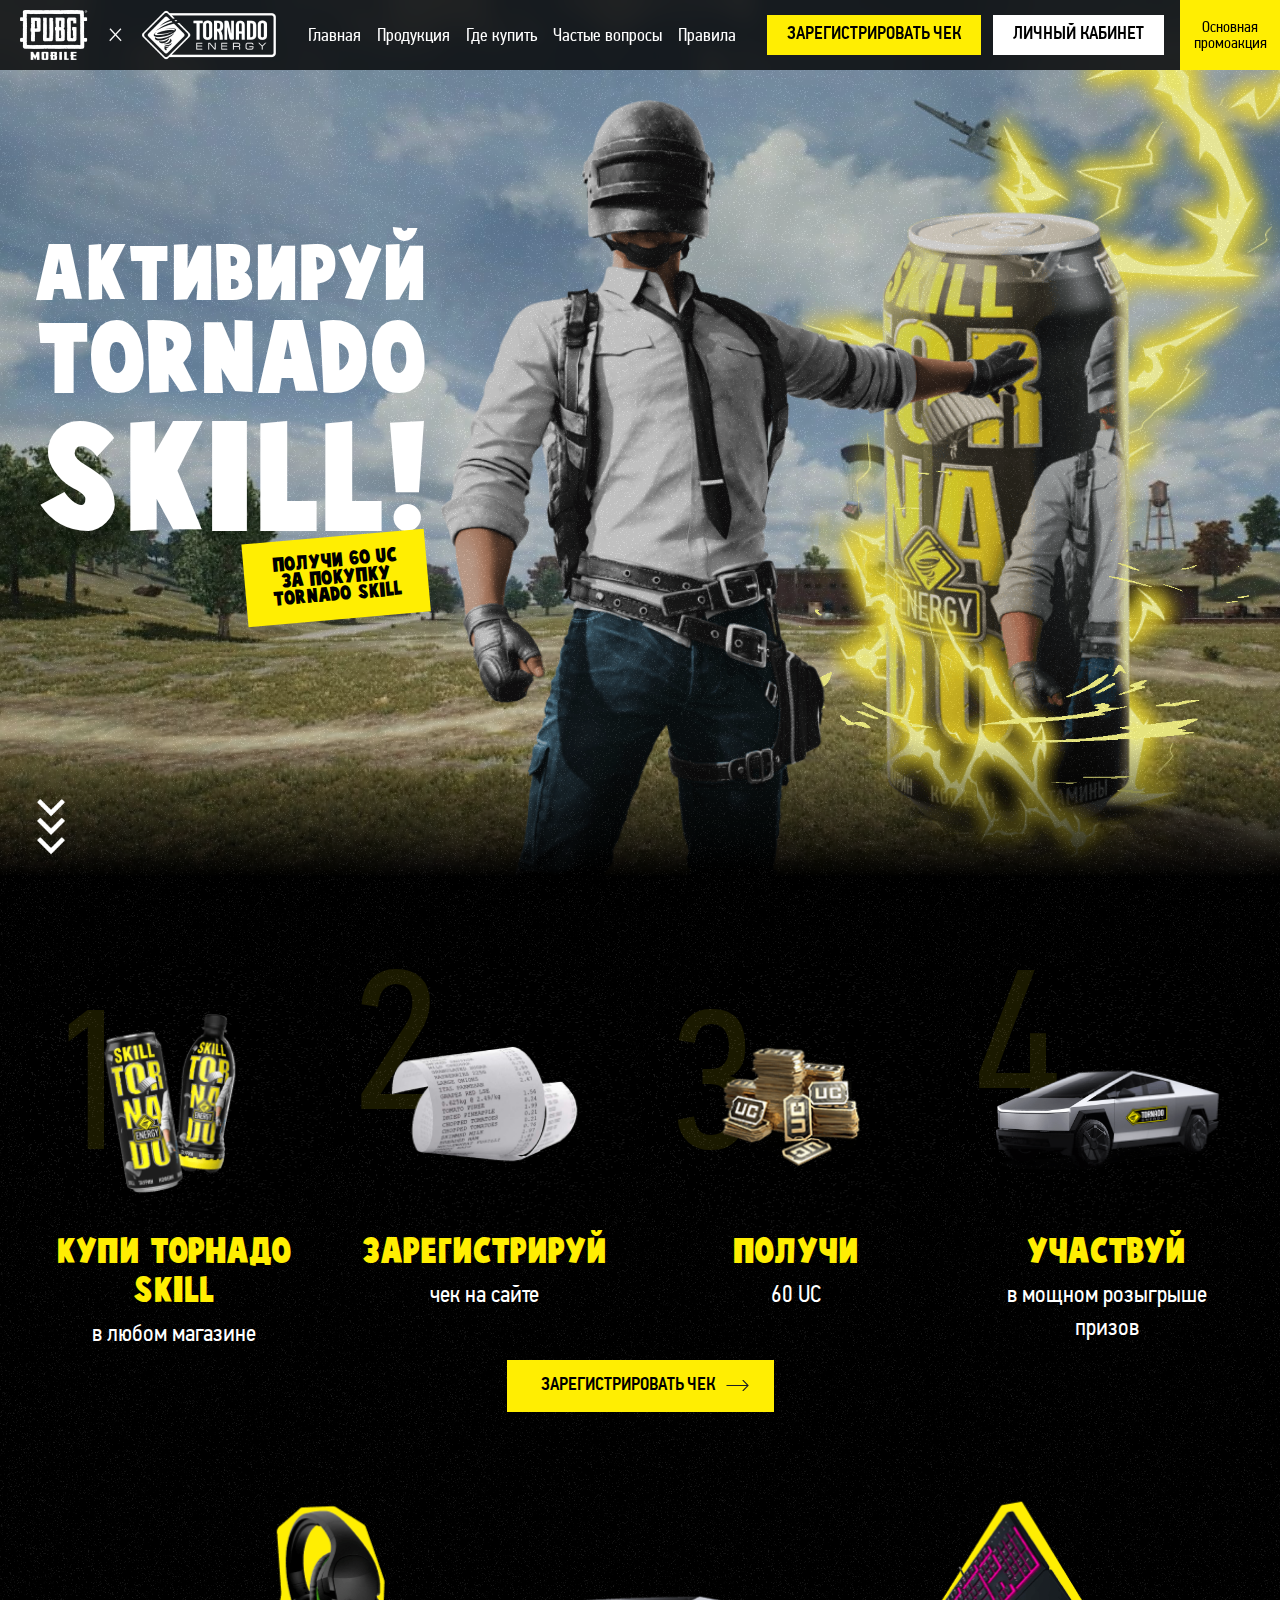
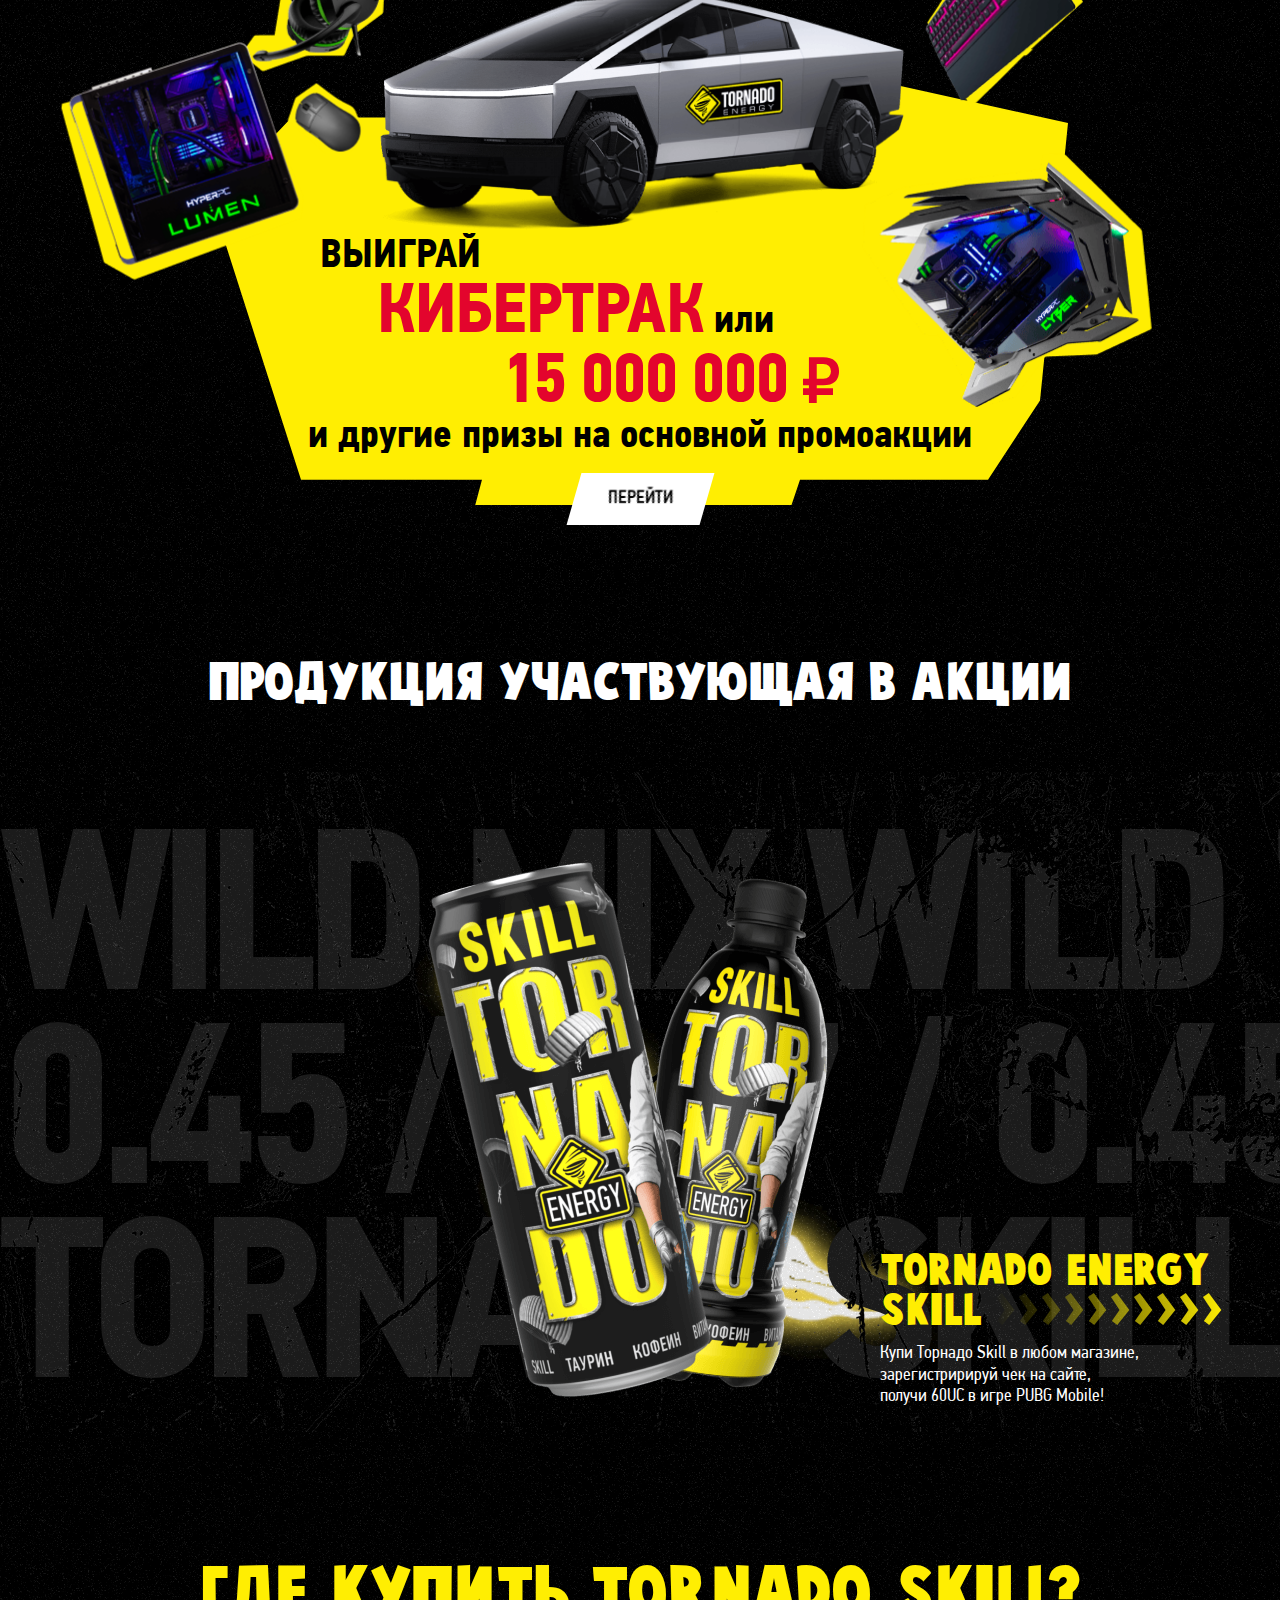
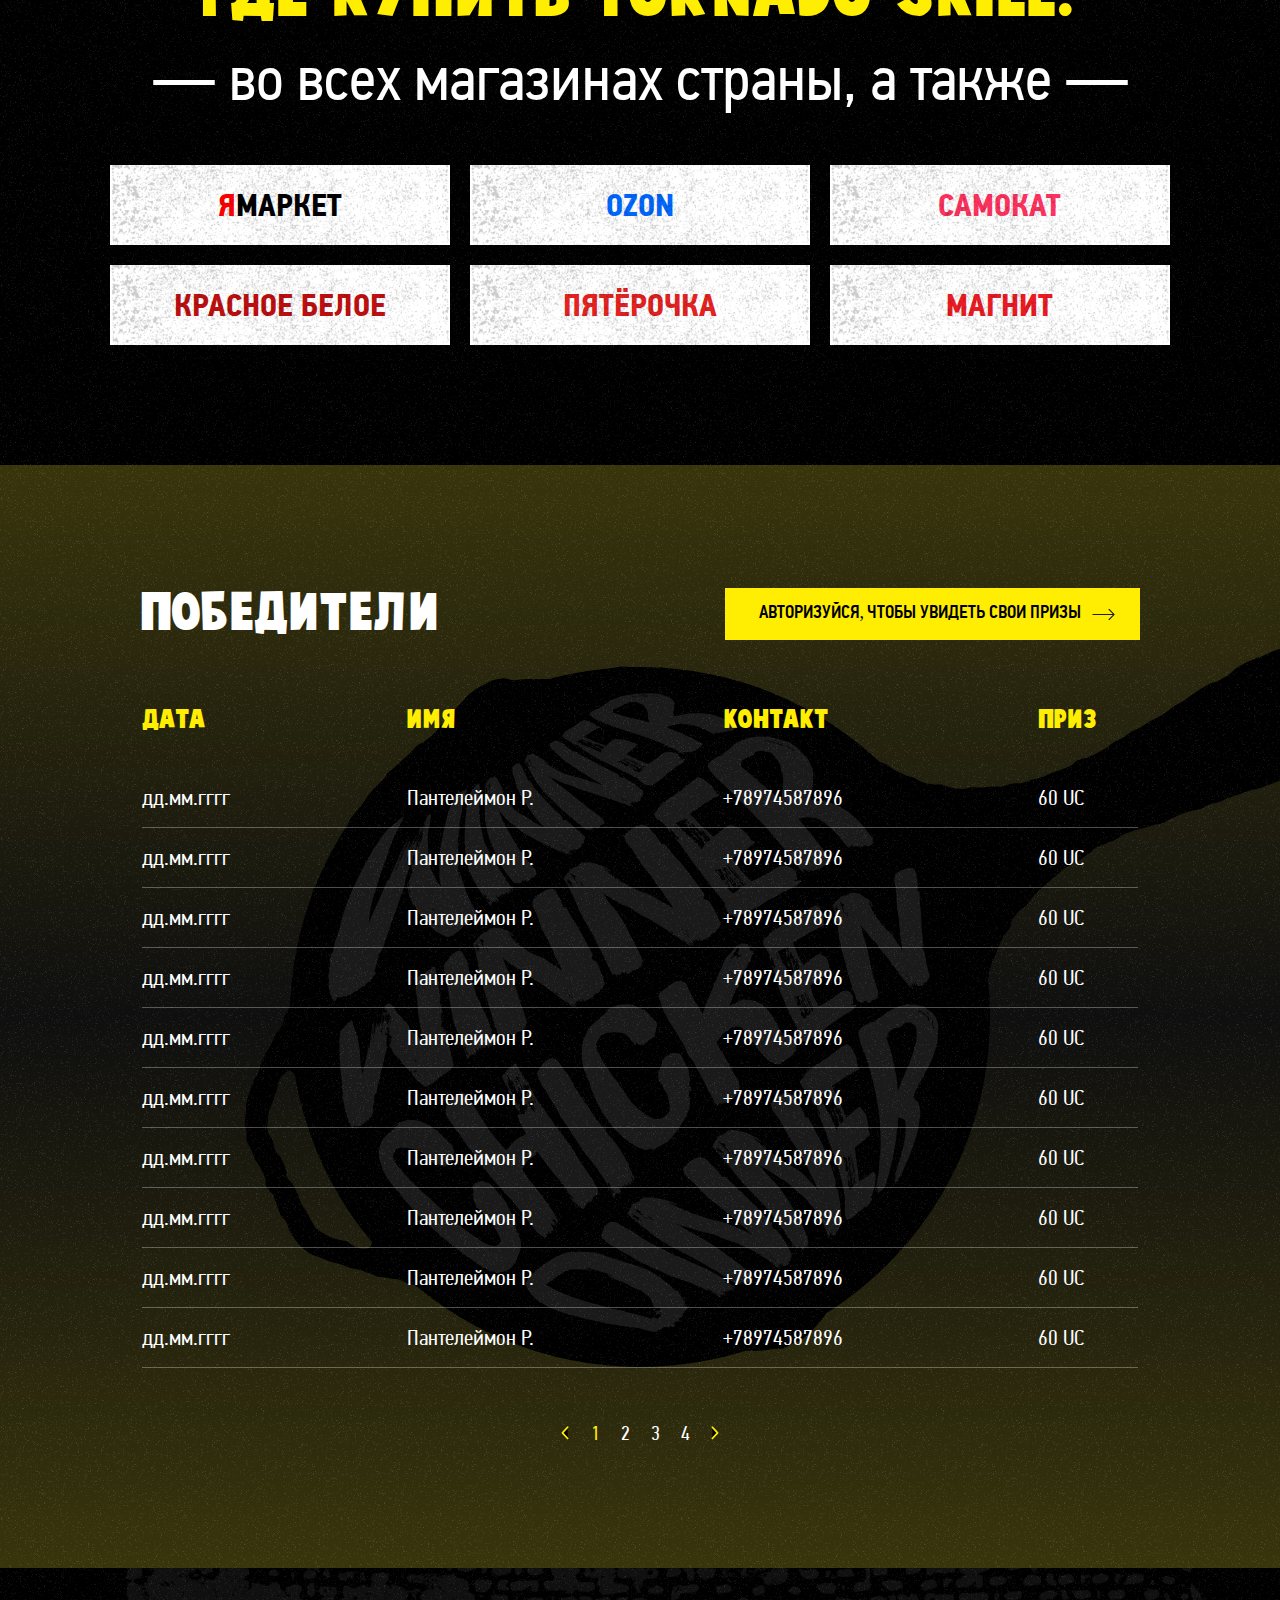
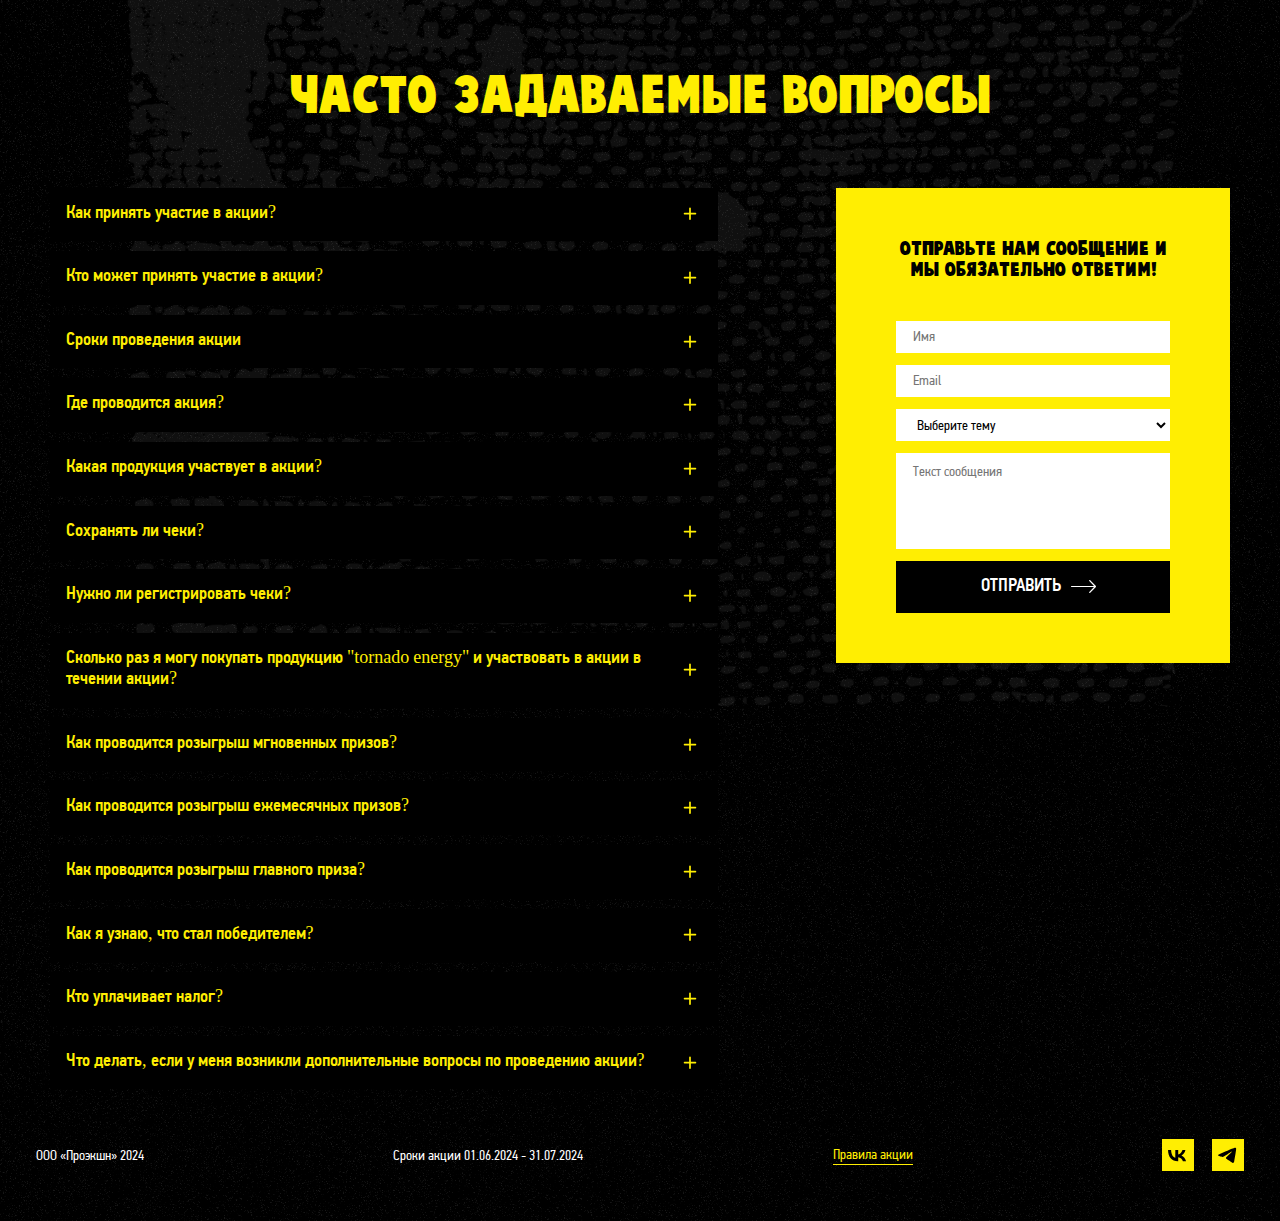
<file: index.html>
<!DOCTYPE html>
<html lang="ru">
  <head>
    <meta charset="UTF-8" />
    <meta http-equiv="X-UA-Compatible" content="IE=edge" />
    <meta name="viewport" content="width=device-width, initial-scale=1.0" />
    <meta name="description" content="Выиграй Кибертрак или 15 000 000 рублей!" />
    <meta name="theme-color" content="#000000" />
    <link rel="shortcut icon" href="./assets/img/favicon.ico" type="image/x-icon" />
    <link rel="apple-touch-icon" href="./assets/img/icons/apple-touch-icon.png" />
    <link rel="apple-touch-icon" sizes="57x57" href="./assets/img/icons/apple-touch-icon-57x57.png" />
    <link rel="apple-touch-icon" sizes="72x72" href="./assets/img/icons/apple-touch-icon-72x72.png" />
    <link rel="apple-touch-icon" sizes="76x76" href="./assets/img/icons/apple-touch-icon-76x76.png" />
    <link rel="apple-touch-icon" sizes="114x114" href="./assets/img/icons/apple-touch-icon-114x114.png" />
    <link rel="apple-touch-icon" sizes="120x120" href="./assets/img/icons/apple-touch-icon-120x120.png" />
    <link rel="apple-touch-icon" sizes="144x144" href="./assets/img/icons/apple-touch-icon-144x144.png" />
    <link rel="apple-touch-icon" sizes="152x152" href="./assets/img/icons/apple-touch-icon-152x152.png" />
    <link rel="apple-touch-icon" sizes="180x180" href="./assets/img/icons/apple-touch-icon-180x180.png" />
    <link rel="stylesheet" href="./assets/css/styles.min.css" />
    <title>Tornado Energy</title>
  </head>
  <body class="body">
    <!-- Header -->
    <header class="header">
      <div class="section-container">
        <!--Logo-->
        <div class="logo">
          <a href="https://www.pubgmobile.com/en-US/home.shtml" target="_blank">
            <img
              height="50"
              srcset="./assets/img/pugb.png 1x, ./assets/img/pugb@2x.png 2x"
              src="./assets/img/pugb.png"
              alt="Tornado Energy"
              class="bg"
            />
          </a>
          <svg width="14" height="14"><use href="./assets/img/icons.svg#close"></use></svg>
          <a href="https://promo.tornadoenergy.me/" target="_blank">
            <img
              height="50"
              srcset="./assets/img/logo.png 1x, ./assets/img/logo@2x.png 2x"
              src="./assets/img/logo.png"
              alt="Tornado Energy"
              class="bg"
            />
          </a>
        </div>
        <!--Navigation-->
        <nav class="navigation">
          <menu class="menu">
            <li><a href="#" data-scrollto="section--hero">Главная</a></li>
            <li><a href="#" data-scrollto="section--products">Продукция</a></li>
            <li><a href="#" data-scrollto="section--shops">Где купить</a></li>
            <li><a href="#" data-scrollto="section--faq">Частые вопросы</a></li>
            <li><a href="https://promo.tornadoenergy.me/rules.pdf?v=1" target="_blank">Правила</a></li>
          </menu>
        </nav>
        <!--Header buttons-->
        <div class="buttonWrapper">
          <a href="#" class="button button--yellow" data-scrollto="section--steps">
            <span>Зарегистрировать чек</span>
          </a>
          <a href="#" class="button"><span>Личный кабинет</span></a>
          <a href="#" class="header-btn" data-scrollto="section--promo">Основная промоакция</a>
        </div>
      </div>
    </header>

    <main class="main">
      <!-- Section Hero -->
      <section class="section section--hero">
        <div class="section-background">
          <picture class="bg">
            <source srcset="./assets/img/hero/bg_mobil.jpg" media="(max-width: 767px)" />
            <source srcset="./assets/img/hero/bg.jpg 1x, ./assets/img/hero/bg@2x.jpg 2x" />
            <img src="./assets/img/hero/bg.jpg" alt="Tornado Energy" />
          </picture>
          <div class="tornado">
            <picture>
              <source srcset="./assets/img/hero/can_mobil.png" media="(max-width: 1279px)" />
              <source srcset="./assets/img/hero/can.png 1x, ./assets/img/hero/can@2x.png 2x" />
              <img src="./assets/img/hero/can.png" alt="Tornado Energy" class="can" />
            </picture>
            <img src="./assets/img/hero/hero.gif" alt="Tornado Energy" class="animation" />
          </div>
          <picture class="man">
            <source srcset="./assets/img/hero/man_mobil.png" media="(max-width: 767px)" />
            <source srcset="./assets/img/hero/man.png 1x, ./assets/img/hero/man@2x.png 2x" />
            <img src="./assets/img/hero/man.png" alt="Tornado Energy" />
          </picture>
          <!-- <img
            srcset="./assets/img/hero/man.png 1x, ./assets/img/hero/man@2x.png 2x"
            src="./assets/img/hero/man.png"
            alt="Tornado Energy"
            class="man"
          /> -->
        </div>
        <div class="section-container">
          <div class="titleWrapper">
            <h1 class="title title--h1">
              Активируй <span class="tornado">tornado</span> <span class="skills">skill!</span>
            </h1>
            <p class="hero-subtitle">Получи 60 UC за покупку TORNADO SKILL</p>
          </div>
          <a href="#" data-scrollto="section--steps" class="scrolldown">
            <img src="./assets/img/hero/arrows.gif" alt="Tornado Energy" class="man" />
          </a>
        </div>
      </section>

      <!-- Section Steps -->
      <section class="section section--steps noise">
        <div class="section-container">
          <ul class="steps">
            <!--step 1-->
            <li>
              <div class="effect">
                <img src="./assets/img/steps/step1.gif" alt="Tornado Energy" />
              </div>
              <div class="step-image">
                <img
                  srcset="./assets/img/steps/1.png 1x, ./assets/img/steps/1@2x.png 2x"
                  src="./assets/img/steps/1.png"
                  alt="Tornado Energy"
                />
              </div>
              <h2 class="title title--h3">Купи Торнадо SKILL</h2>
              <p class="subtitle">в любом магазине</p>
            </li>
            <!--step 2-->
            <li>
              <div class="effect"><img src="./assets/img/steps/step2.gif" alt="Tornado Energy" /></div>
              <div class="step-image">
                <img
                  srcset="./assets/img/steps/2.png 1x, ./assets/img/steps/2@2x.png 2x"
                  src="./assets/img/steps/2.png"
                  alt="Tornado Energy"
                />
              </div>
              <h2 class="title title--h3">Зарегистрируй</h2>
              <p class="subtitle">чек на сайте</p>
            </li>
            <!--step 3-->
            <li>
              <div class="effect"><img src="./assets/img/steps/step1.gif" alt="Tornado Energy" /></div>
              <div class="step-image">
                <img
                  srcset="./assets/img/steps/3.png 1x, ./assets/img/steps/3@2x.png 2x"
                  src="./assets/img/steps/3.png"
                  alt="Tornado Energy"
                />
              </div>
              <h2 class="title title--h3">Получи</h2>
              <p class="subtitle">60 UC</p>
            </li>
            <!--step 4-->
            <li>
              <div class="effect"><img src="./assets/img/steps/step2.gif" alt="Tornado Energy" /></div>
              <div class="step-image">
                <div class="truck">
                  <img
                    srcset="./assets/img/steps/4.png 1x, ./assets/img/steps/4@2x.png 2x"
                    src="./assets/img/steps/4.png"
                    alt="Tornado Energy"
                  />
                </div>
              </div>
              <h2 class="title title--h3">Участвуй</h2>
              <p class="subtitle">в мощном розыгрыше призов</p>
            </li>
          </ul>
          <div class="buttonWrapper">
            <a href="#" class="button button--yellow arrow">
              <span>Зарегистрировать чек</span>
            </a>
          </div>
        </div>
      </section>

      <!-- Section promo -->
      <section class="section section--promo noise">
        <div class="section-container">
          <div class="promo">
            <!--Background-->
            <svg
              class="promoBg"
              viewBox="0 0 856 415"
              fill="none"
              xmlns="http://www.w3.org/2000/svg"
              preserveAspectRatio="none"
            >
              <path
                d="M552.5 84.517H269.977L235 35.7572H79.5L0 118.107L89 390.346H269.977L263.253 415H579.5L588 390.346H776L828 312.604L856 41.1749L666 0L552.5 84.517Z"
                fill="#FFEE02"
              />
            </svg>

            <!--Images-->
            <img
              srcset="./assets/img/promo/1.png 1x, ./assets/img/promo/1@2x.png 2x"
              src="./assets/img/promo/1.png"
              alt="Tornado Energy"
              class="promo-image left top"
            />
            <img
              srcset="./assets/img/promo/2.png 1x, ./assets/img/promo/2@2x.png 2x"
              src="./assets/img/promo/2.png"
              alt="Tornado Energy"
              class="promo-image left middle"
            />
            <img
              srcset="./assets/img/promo/3.png 1x, ./assets/img/promo/3@2x.png 2x"
              src="./assets/img/promo/3.png"
              alt="Tornado Energy"
              class="promo-image left bottom"
            />
            <img
              srcset="./assets/img/promo/4.png 1x, ./assets/img/promo/4@2x.png 2x"
              src="./assets/img/promo/4.png"
              alt="Tornado Energy"
              class="promo-image right top"
            />
            <img
              srcset="./assets/img/promo/5.png 1x, ./assets/img/promo/5@2x.png 2x"
              src="./assets/img/promo/5.png"
              alt="Tornado Energy"
              class="promo-image right bottom"
            />
            <div class="truckWrapper">
              <div class="truck">
                <img src="./assets/img/promo/truck.png" alt="Tornado Energy" />
              </div>
            </div>

            <!--Text-->
            <div class="promo-title">
              <p>ВЫИГРАЙ</p>
              <p><span class="accent">КИБЕРТРАК</span> <span class="or">или</span></p>
              <p class="accent accent--spacing">15 000 000 <span class="rub">&#8381;</span></p>
              <p>и другие призы на основной промоакции</p>
            </div>

            <!--Button-->
            <div class="buttonWrapper">
              <a href="#" class="button slope"><span>Перейти</span></a>
            </div>
          </div>
        </div>
      </section>

      <!--Section--products-->
      <section class="section section--products noise">
        <div class="titleWrapper ta--c">
          <h2 class="title title--h2">Продукция участвующая в акции</h2>
        </div>
        <div class="products">
          <div class="section-background">
            <img src="./assets/img/products/products.gif" alt="Tornado Energy" class="animation" />
            <div class="products-bg-text">
              <div class="runText" data-runtext="left">
                <div class="runText__inner">wild&nbsp;mix&nbsp;</div>
              </div>
              <div class="runText" data-runtext="right">
                <div class="runText__inner">0.45&nbsp;/&nbsp;0.47&nbsp;/&nbsp;</div>
              </div>
              <div class="runText" data-runtext="left">
                <div class="runText__inner">tornado&nbsp;SKILL&nbsp;</div>
              </div>
            </div>
            <img src="./assets/img/products/crack.png" alt="Tornado Energy" class="crack" />
          </div>
          <div class="section-container">
            <div class="products-images">
              <img
                srcset="./assets/img/products/product1.png 1x, ./assets/img/products/product1@2x.png 2x"
                src="./assets/img/products/product1.png"
                alt="Tornado Energy"
              />
              <img
                srcset="./assets/img/products/product2.png 1x, ./assets/img/products/product2@2x.png 2x"
                src="./assets/img/products/product2.png"
                alt="Tornado Energy"
              />
            </div>
            <div class="titleWrapper">
              <h3 class="title title--h4">
                Tornado Energy SKILL <span class="cool-gradient">>>>>>>>>>></span>
              </h3>
              <p class="subtitle">
                Купи Торнадо Skill в любом магазине, зарегистририруй чек на сайте, получи 60UC в игре PUBG
                Mobile!
              </p>
            </div>
          </div>
        </div>
      </section>

      <!--Section--shops-->
      <section class="section section--shops noise">
        <div class="section-container">
          <div class="titleWrapper ta--c">
            <h2 class="title title--shops">Где купить TORNADO SKILL?</h2>
            <p class="subtitle"><span>—</span> во всех магазинах страны, а также <span>—</span></p>
          </div>
          <ul class="shops">
            <li>
              <a
                href="https://market.yandex.ru/showcaptcha?mt=[base64]&retpath=[base64]%2C%2C_c5c067b66c75cec29bd0c1b663a53ea7&t=2/1716495500/3c34b61eb271cfac4cd2acf02f1e9147&u=d196d51-d25926f0-eb1317cc-d646e52c&s=f7f581543004a6fa191231b50b52860a"
                class="schop-link yamarket"
              >
                <span>Я</span>маркет
              </a>
            </li>
            <li>
              <a
                href="https://www.ozon.ru/category/energeticheskie-napitki-9473/?category_was_predicted=true&deny_category_prediction=true&from_global=true&text=tornado+energy"
                target="_blank"
                class="schop-link ozone"
              >
                OZON
              </a>
            </li>
            <li>
              <a
                href="https://samokat.ru/product/ca00c99a-964a-11ec-b0fc-08c0eb31fffb"
                target="_blank"
                class="schop-link samokat"
                >Самокат</a
              >
            </li>
            <li>
              <a
                href="https://krasnoeibeloe.ru/catalog/energetiki_kokteyli/energeticheskie_napitki/"
                target="_blank"
                class="schop-link red_white"
                >Красное белое</a
              >
            </li>
            <li>
              <a href="https://dostavka.5ka.ru/" target="_blank" class="schop-link peterochka">Пятёрочка</a>
            </li>
            <li>
              <a
                href="https://magnit.ru/search/?term=tornado+energy"
                target="_blank"
                class="schop-link magnit"
                >Магнит</a
              >
            </li>
          </ul>
        </div>
      </section>

      <!--Section--winners-->
      <section class="section section--winners">
        <div class="section-background">
          <img src="./assets/img/svg/winnersBg.svg" alt="Tornado Energy" class="svg" />
          <img src="./assets/img/winners/winners.gif" alt="Tornado Energy" class="animation" />
          <img src="./assets/img/svg/winnersBgText.svg" alt="Tornado Energy" class="svg" />
        </div>
        <div class="section-container">
          <div class="titleWrapper ta--space">
            <h2 class="title title--h2">Победители</h2>
            <a href="#" class="button button--yellow arrow">
              <span>Авторизуйся, чтобы увидеть свои призы</span>
            </a>
          </div>
          <!--Winners-->
          <table class="winnersTable">
            <thead>
              <tr>
                <th>Дата</th>
                <th>Имя</th>
                <th>Контакт</th>
                <th>Приз</th>
              </tr>
            </thead>
            <tbody>
              <tr>
                <td>дд.мм.гггг</td>
                <td>Пантелеймон Р.</td>
                <td>+78974587896</td>
                <td>60 UC</td>
              </tr>
              <tr>
                <td>дд.мм.гггг</td>
                <td>Пантелеймон Р.</td>
                <td>+78974587896</td>
                <td>60 UC</td>
              </tr>
              <tr>
                <td>дд.мм.гггг</td>
                <td>Пантелеймон Р.</td>
                <td>+78974587896</td>
                <td>60 UC</td>
              </tr>
              <tr>
                <td>дд.мм.гггг</td>
                <td>Пантелеймон Р.</td>
                <td>+78974587896</td>
                <td>60 UC</td>
              </tr>
              <tr>
                <td>дд.мм.гггг</td>
                <td>Пантелеймон Р.</td>
                <td>+78974587896</td>
                <td>60 UC</td>
              </tr>
              <tr>
                <td>дд.мм.гггг</td>
                <td>Пантелеймон Р.</td>
                <td>+78974587896</td>
                <td>60 UC</td>
              </tr>
              <tr>
                <td>дд.мм.гггг</td>
                <td>Пантелеймон Р.</td>
                <td>+78974587896</td>
                <td>60 UC</td>
              </tr>
              <tr>
                <td>дд.мм.гггг</td>
                <td>Пантелеймон Р.</td>
                <td>+78974587896</td>
                <td>60 UC</td>
              </tr>
              <tr>
                <td>дд.мм.гггг</td>
                <td>Пантелеймон Р.</td>
                <td>+78974587896</td>
                <td>60 UC</td>
              </tr>
              <tr>
                <td>дд.мм.гггг</td>
                <td>Пантелеймон Р.</td>
                <td>+78974587896</td>
                <td>60 UC</td>
              </tr>
            </tbody>
          </table>

          <!--winners pagination-->
          <div class="pagination">
            <a href="#" class="pagination-btn left" aria-label="left pagination">
              <svg width="14" height="14"><use href="./assets/img/icons.svg#arr-left"></use></svg>
            </a>
            <a href="#" class="pagination-btn active">1</a>
            <a href="#" class="pagination-btn">2</a>
            <a href="#" class="pagination-btn">3</a>
            <a href="#" class="pagination-btn">4</a>
            <a href="#" class="pagination-btn right" aria-label="right pagination">
              <svg width="14" height="14"><use href="./assets/img/icons.svg#arr-right"></use></svg>
            </a>
          </div>
        </div>
      </section>

      <!--Section--FAQ-->
      <section class="section section--faq noise">
        <div class="section-container">
          <div class="titleWrapper ta--c">
            <h2 class="title title--h2">Часто задаваемые вопросы</h2>
          </div>
          <div class="faq-wrapper">
            <div class="faq">
              <!--question 1-->
              <div class="accordeon" data-accordeon>
                <div class="accordeon__head">
                  <p>Как принять участие в акции?</p>
                  <button type="button" class="accordeon__btn" aria-label="Open accordeon">
                    <svg width="14" height="14"><use href="./assets/img/icons.svg#plus"></use></svg>
                  </button>
                </div>
                <div class="accordeon__body">
                  <div class="accordeon__answer">
                    <p>Чтобы принять участие в акции, необходимо:</p>
                    <ul class="list">
                      <li>
                        Совершить покупку Продукции под товарным знаком «Tornado Energy» в любом магазине (в
                        том числе онлайн-магазины), расположенном на территории Российской Федерации.
                      </li>
                      <li>Зарегистрироваться на сайте акции promo.tornadoenergy.me</li>
                      <li>
                        Чек покупки необходимо загрузить в личный кабинет на сайте акции. <br />
                        Загружаемая фотография кассового чека должна быть четкой, легко читаемой, со
                        считываемым QR-кодом или штрих-кодом, датой и временем совершения покупки, и иной
                        содержащейся на кассовом чеке информацией.
                      </li>
                    </ul>
                  </div>
                </div>
              </div>

              <!--question 2-->
              <div class="accordeon" data-accordeon>
                <div class="accordeon__head">
                  <p>Кто может принять участие в акции?</p>
                  <button type="button" class="accordeon__btn" aria-label="Open accordeon">
                    <svg width="14" height="14"><use href="./assets/img/icons.svg#plus"></use></svg>
                  </button>
                </div>
                <div class="accordeon__body">
                  <div class="accordeon__answer">
                    <p>
                      Участниками акции могут являться дееспособные лица, достигшие возраста 18 лет, граждане
                      Российской Федерации, проживающие на территории РФ. Участниками акции не могут быть
                      сотрудники и представители организатора, аффилированные с организатором лица, члены их
                      семей, а также работники других юридических лиц, причастных к организации и проведению
                      акции, и члены их семей.
                    </p>
                  </div>
                </div>
              </div>

              <!--question 3-->
              <div class="accordeon" data-accordeon>
                <div class="accordeon__head">
                  <p>Сроки проведения акции</p>
                  <button type="button" class="accordeon__btn" aria-label="Open accordeon">
                    <svg width="14" height="14"><use href="./assets/img/icons.svg#plus"></use></svg>
                  </button>
                </div>
                <div class="accordeon__body">
                  <div class="accordeon__answer">
                    <p>
                      Период совершения покупки и регистрации чеков с 01 мая 2024 г. по 31 августа 2024 г.
                      (включительно). Период выдачи призов: с 01 мая 2024 г. по 30 сентября 2024 года
                      (включительно).
                    </p>
                  </div>
                </div>
              </div>

              <!--question 4-->
              <div class="accordeon" data-accordeon>
                <div class="accordeon__head">
                  <p>Где проводится акция?</p>
                  <button type="button" class="accordeon__btn" aria-label="Open accordeon">
                    <svg width="14" height="14"><use href="./assets/img/icons.svg#plus"></use></svg>
                  </button>
                </div>
                <div class="accordeon__body">
                  <div class="accordeon__answer">
                    <p>
                      Во всех торговых точках на территории Российской Федерации, в том числе осуществляющих
                      продажу через интернет.
                    </p>
                  </div>
                </div>
              </div>

              <!--question 5-->
              <div class="accordeon" data-accordeon>
                <div class="accordeon__head">
                  <p>Какая продукция участвует в акции?</p>
                  <button type="button" class="accordeon__btn" aria-label="Open accordeon">
                    <svg width="14" height="14"><use href="./assets/img/icons.svg#plus"></use></svg>
                  </button>
                </div>
                <div class="accordeon__body">
                  <div class="accordeon__answer">
                    <p>В акции участвует вся Продукция под товарным знаком «Tornado Energy», а именно:</p>
                    <ul class="list">
                      <li>
                        Напиток безалкогольный тонизирующий газированный «Торнадо Энерджи АЙСБЕРРИ (Tornado
                        Energy ICEBERRY)»
                      </li>
                      <li>
                        Напиток безалкогольный тонизирующий газированный «Торнадо Энерджи БАББЛ (Tornado
                        Energy BUBBLE)»
                      </li>
                      <li>
                        Напиток безалкогольный тонизирующий газированный со вкусом арбуза «Торнадо Энерджи
                        ВАТЕРМЕЛОН (Tornado Energy WATERMELON)»
                      </li>
                      <li>
                        Напиток безалкогольный тонизирующий газированный «Торнадо Энерджи КОКОНАТ (Tornado
                        Energy COCONUT)»
                      </li>
                      <li>
                        Напиток безалкогольный тонизирующий газированный со вкусом малины «Торнадо Энерджи
                        РАЗЗБЕРРИ (Tornado Energy RAZZBERRY)»
                      </li>
                      <li>
                        Напиток безалкогольный тонизирующий газированный «Торнадо Энерджи СКИЛЛ (Tornado
                        Energy SKILL)»
                      </li>
                      <li>
                        Напиток безалкогольный тонизирующий газированный «Торнадо Энерджи АКТИВ (Tornado
                        Energy ACTIVE)»
                      </li>
                      <li>
                        Напиток безалкогольный тонизирующий газированный со вкусом банана «Торнадо Энерджи
                        БАНАНА (Tornado Energy BANANA)»
                      </li>
                      <li>
                        Напиток безалкогольный тонизирующий газированный «Торнадо Энерджи ШТОРМ (Tornado
                        Energy STORM)»
                      </li>
                      <li>
                        Напиток безалкогольный тонизирующий газированный со вкусом кактуса «Торнадо Энерджи
                        КАКТУС (Tornado Energy CACTUS)»
                      </li>
                      <li>
                        Напиток безалкогольный тонизирующий газированный «Торнадо Энерджи ЛЕМОНКЕЙК (Tornado
                        Energy LEMONCAKE)»
                      </li>
                      <li>
                        Напиток безалкогольный тонизирующий газированный со вкусом манго «Торнадо Энерджи
                        МАНГО (Tornado Energy MANGO)»
                      </li>
                    </ul>
                  </div>
                </div>
              </div>

              <!--question 6-->
              <div class="accordeon" data-accordeon>
                <div class="accordeon__head">
                  <p>Сохранять ли чеки?</p>
                  <button type="button" class="accordeon__btn" aria-label="Open accordeon">
                    <svg width="14" height="14"><use href="./assets/img/icons.svg#plus"></use></svg>
                  </button>
                </div>
                <div class="accordeon__body">
                  <div class="accordeon__answer">
                    <p>Чеки необходимо сохранять до окончания акции.</p>
                  </div>
                </div>
              </div>

              <!--question 7-->
              <div class="accordeon" data-accordeon>
                <div class="accordeon__head">
                  <p>Нужно ли регистрировать чеки?</p>
                  <button type="button" class="accordeon__btn" aria-label="Open accordeon">
                    <svg width="14" height="14"><use href="./assets/img/icons.svg#plus"></use></svg>
                  </button>
                </div>
                <div class="accordeon__body">
                  <div class="accordeon__answer">
                    <p>
                      Чек покупки необходимо загрузить в личный кабинет на сайте
                      <a href="https://promo.tornadoenergy.me/" target="_blank" class="link">
                        promo.tornadoenergy.me
                      </a>
                      . Загружаемая фотография кассового чека должна быть четкой, легко читаемой, со
                      считываемым QR-кодом или штрих-кодом, датой и временем совершения покупки и иной
                      содержащейся на кассовом чеке информацией.
                    </p>
                  </div>
                </div>
              </div>

              <!--question 8-->
              <div class="accordeon" data-accordeon>
                <div class="accordeon__head">
                  <p>
                    Сколько раз я могу покупать продукцию "tornado energy" и участвовать в акции в течении
                    акции?
                  </p>
                  <button type="button" class="accordeon__btn" aria-label="Open accordeon">
                    <svg width="14" height="14"><use href="./assets/img/icons.svg#plus"></use></svg>
                  </button>
                </div>
                <div class="accordeon__body">
                  <div class="accordeon__answer">
                    <p>
                      Один пользователь может загрузить не более 10 чеков каждый день в период проведения
                      акции.
                    </p>
                  </div>
                </div>
              </div>

              <!--question 9-->
              <div class="accordeon" data-accordeon>
                <div class="accordeon__head">
                  <p>Как проводится розыгрыш мгновенных призов?</p>
                  <button type="button" class="accordeon__btn" aria-label="Open accordeon">
                    <svg width="14" height="14"><use href="./assets/img/icons.svg#plus"></use></svg>
                  </button>
                </div>
                <div class="accordeon__body">
                  <div class="accordeon__answer">
                    <p>
                      Каждую неделю Пользователь, набравший 3 Коина (Заявки на розыгрыш), получает возможность
                      открыть в личном кабинете Кейс и узнать какой Приз он выиграл.
                    </p>
                    <p>
                      Кейс становится доступным пользователю каждый понедельник. За весь период акции
                      максимально можно открыть 10 Кейсов.
                    </p>
                  </div>
                </div>
              </div>

              <!--question 10-->
              <div class="accordeon" data-accordeon>
                <div class="accordeon__head">
                  <p>Как проводится розыгрыш ежемесячных призов?</p>
                  <button type="button" class="accordeon__btn" aria-label="Open accordeon">
                    <svg width="14" height="14"><use href="./assets/img/icons.svg#plus"></use></svg>
                  </button>
                </div>
                <div class="accordeon__body">
                  <div class="accordeon__answer">
                    <p>Розыгрыш ежемесячных призов происходит в соответствии с датами ниже:</p>
                    <ul class="list">
                      <li>За 1-й месяц - 07.06.2024 г.;</li>
                      <li>За 2-й месяц - 05.07.2024 г.;</li>
                      <li>За 3-й месяц - 09.08.2024 г.;</li>
                      <li>За 4-й месяц - 06.09.2024 г.;</li>
                    </ul>
                    <p>
                      В розыгрыше принимают участие все Заявки на розыгрыш (Коины) полученные за период
                      регистрации. Для участия в розыгрыше необходимо зарегистрировать минимум 3 единицы
                      продукции и иметь 10 Коинов ( Заявок на розыгрыш)
                    </p>
                    <p>
                      Розыгрыш призов проводится в соответствии с формулами, указанными в правилах акции, в
                      разделе 8.
                    </p>
                  </div>
                </div>
              </div>

              <!--question 11-->
              <div class="accordeon" data-accordeon>
                <div class="accordeon__head">
                  <p>Как проводится розыгрыш главного приза?</p>
                  <button type="button" class="accordeon__btn" aria-label="Open accordeon">
                    <svg width="14" height="14"><use href="./assets/img/icons.svg#plus"></use></svg>
                  </button>
                </div>
                <div class="accordeon__body">
                  <div class="accordeon__answer">
                    <p>Розыгрыш главного приза акции будет произведен 06.09.2024 г.</p>
                    <p>
                      В розыгрыше принимают участие все Заявки на розыгрыш (Коины) полученные за период
                      регистрации. Для участия в розыгрыше необходимо зарегистрировать минимум 10 единиц
                      продукции и иметь 30 Коинов ( Заявок на розыгрыш).
                    </p>
                    <p>
                      Розыгрыш призов проводится в соответствии с формулами, указанными в правилах акции, в
                      разделе 8.
                    </p>
                  </div>
                </div>
              </div>

              <!--question 12-->
              <div class="accordeon" data-accordeon>
                <div class="accordeon__head">
                  <p>Как я узнаю, что стал победителем?</p>
                  <button type="button" class="accordeon__btn" aria-label="Open accordeon">
                    <svg width="14" height="14"><use href="./assets/img/icons.svg#plus"></use></svg>
                  </button>
                </div>
                <div class="accordeon__body">
                  <div class="accordeon__answer">
                    <p>
                      Организаторы акции свяжутся с вами по электронной почте, указанной в личном кабинете на
                      сайте акции. Также результаты всех розыгрышей, будут публиковаться на сайте
                      <a href="https://promo.tornadoenergy.me/" target="_blank" class="link">
                        promo.tornadoenergy.me
                      </a>
                    </p>
                  </div>
                </div>
              </div>

              <!--question 13-->
              <div class="accordeon" data-accordeon>
                <div class="accordeon__head">
                  <p>Кто уплачивает налог?</p>
                  <button type="button" class="accordeon__btn" aria-label="Open accordeon">
                    <svg width="14" height="14"><use href="./assets/img/icons.svg#plus"></use></svg>
                  </button>
                </div>
                <div class="accordeon__body">
                  <div class="accordeon__answer">
                    <p>
                      Организатор акции выступает налоговым агентом, предоставляет в налоговые органы сведения
                      о доходах физических лиц в связи с вручением им призов, а также в полном объёме
                      удерживает денежную часть еженедельного и главного призов и уплачивает налог на доходы
                      физических лиц из данной дополнительной денежной награды.
                    </p>
                    <p>
                      При выдаче Участнику-Победителю Приза - Автомобиль НДФЛ в размере 35% от стоимости Приза
                      перечисляются получателем приза (Победителем) в Налоговые органы самостоятельно за счёт
                      собственных средств. Организатор выполняет функцию по передаче необходимых документов в
                      Налоговые Органы.
                    </p>
                  </div>
                </div>
              </div>

              <!--question 14-->
              <div class="accordeon" data-accordeon>
                <div class="accordeon__head">
                  <p>Что делать, если у меня возникли дополнительные вопросы по проведению акции?</p>
                  <button type="button" class="accordeon__btn" aria-label="Open accordeon">
                    <svg width="14" height="14"><use href="./assets/img/icons.svg#plus"></use></svg>
                  </button>
                </div>
                <div class="accordeon__body">
                  <div class="accordeon__answer">
                    <p>
                      Если у вас возникли ещё вопросы, вы можете связаться с организаторами акции по
                      электронной почте:
                      <a href="mailto:help@promo.tornadoenergy.me" class="link">
                        help@promo.tornadoenergy.me
                      </a>
                    </p>
                  </div>
                </div>
              </div>
            </div>

            <!--FORM-->
            <div class="contactForm">
              <h3 class="title title--h5">Отправьте нам сообщение и мы обязательно ответим!</h3>
              <form action="#" novalidate class="form" data-form>
                <label class="label" aria-label="label for name">
                  <input type="text" name="name" class="input" placeholder="Имя" required />
                </label>
                <label class="label" aria-label="label for email">
                  <input type="email" name="email" class="input" placeholder="Email" required />
                </label>
                <label class="label" aria-label="label for thema">
                  <select name="thema" class="input" required>
                    <option value="" selected="">Выберите тему</option>
                    <option value="Регистрация на сайте">Регистрация на сайте</option>
                    <option value="Работа сайта">Работа сайта</option>
                    <option value="Регистрация чеков">Регистрация чеков</option>
                    <option value="Правила акции">Правила акции</option>
                    <option value="Продукция">Продукция</option>
                    <option value="Призы">Призы</option>
                    <option value="Другое">Другое</option>
                  </select>
                </label>
                <label class="label" aria-label="label for message">
                  <textarea
                    name="message"
                    class="input input--textarea"
                    placeholder="Текст сообщения"
                  ></textarea>
                </label>
                <button type="submit" class="button button--black arrow"><span>Отправить</span></button>
              </form>
            </div>
          </div>
        </div>
        <!-- Footer -->
        <footer class="footer">
          <div class="section-container">
            <p>ООО «Проэкшн» 2024</p>
            <p>Сроки акции 01.06.2024 - 31.07.2024</p>
            <ul class="footerNavigation">
              <li>
                <a href="https://promo.tornadoenergy.me/rules.pdf?v=1" target="_blank">Правила акции</a>
              </li>
            </ul>
            <ul class="socials">
              <li>
                <a href="https://vk.com/tornado_energy" target="_blank">
                  <svg width="14" height="14"><use href="./assets/img/icons.svg#vk"></use></svg>
                </a>
              </li>
              <li>
                <a href="https://t.me/tornadoenergyme" target="_blank">
                  <svg width="14" height="14"><use href="./assets/img/icons.svg#telegram"></use></svg>
                </a>
              </li>
            </ul>
          </div>
        </footer>
      </section>
    </main>

    <!--Mobil Navigation-->
    <nav class="mobil-navigation">
      <menu class="menu">
        <li><a href="#" data-scrollto="section--hero">Главная</a></li>
        <li><a href="#" data-scrollto="section--products">Продукция</a></li>
        <li><a href="#" data-scrollto="section--shops">Где купить</a></li>
        <li><a href="#" data-scrollto="section--faq">Частые вопросы</a></li>
        <li><a href="https://promo.tornadoenergy.me/rules.pdf?v=1" target="_blank">Правила</a></li>
      </menu>
    </nav>
    <script src="./assets/js/scripts.js"></script>
  </body>
</html>
</file>
<file: assets/css/styles.min.css>
@font-face{font-family:"Cartoon";src:url("../fonts/cartoon.ttf") format("truetype"),url("../fonts/cartoon.woff") format("woff"),url("../fonts/cartoon.woff2") format("woff2");font-weight:normal;font-style:normal;font-display:swap}@font-face{font-family:"PF-Din";src:url("../fonts/PFDinTextCondProRegular.ttf") format("truetype"),url("../fonts/PFDinTextCondProRegular.woff") format("woff"),url("../fonts/PFDinTextCondProRegular.woff2") format("woff2");font-weight:400;font-style:normal;font-display:swap}@font-face{font-family:"PF-Din";src:url("../fonts/PFDinTextCondProBold.ttf") format("truetype"),url("../fonts/PFDinTextCondProBold.woff") format("woff"),url("../fonts/PFDinTextCondProBold.woff2") format("woff2");font-weight:700;font-style:normal;font-display:swap}@font-face{font-family:"PF-Din";src:url("../fonts/PFDinTextCondPro-Medium.woff2") format("woff2"),url("../fonts/PFDinTextCondPro-Medium.woff") format("woff"),url("../fonts/PFDinTextCondPro-Medium.ttf") format("truetype");font-weight:500;font-style:normal;font-display:swap}@-webkit-keyframes moveUpDown{0%{transform:translateY(30px) translateX(0px)}50%{transform:translateY(-30px) translateX(-20px)}100%{transform:translateY(30px) translateX(0px)}}@keyframes moveUpDown{0%{transform:translateY(30px) translateX(0px)}50%{transform:translateY(-30px) translateX(-20px)}100%{transform:translateY(30px) translateX(0px)}}@-webkit-keyframes moveLeft{0%{transform:translate(0%, 0%)}49.9999%{transform:translate(-100%, 0%)}50%{transform:translate(100%, 0%)}100%{transform:translate(0%, 0%)}}@keyframes moveLeft{0%{transform:translate(0%, 0%)}49.9999%{transform:translate(-100%, 0%)}50%{transform:translate(100%, 0%)}100%{transform:translate(0%, 0%)}}@-webkit-keyframes moveLeftCopy{0%{transform:translate(0%, 0%)}50%{transform:translate(-100%, 0%)}99.9999%{transform:translate(-200%, 0%)}100%{transform:translate(0%, 0%)}}@keyframes moveLeftCopy{0%{transform:translate(0%, 0%)}50%{transform:translate(-100%, 0%)}99.9999%{transform:translate(-200%, 0%)}100%{transform:translate(0%, 0%)}}@-webkit-keyframes moveRight{0%{transform:translate(0%, 0%)}49.9999%{transform:translate(100%, 0%)}50%{transform:translate(-100%, 0%)}100%{transform:translate(0%, 0%)}}@keyframes moveRight{0%{transform:translate(0%, 0%)}49.9999%{transform:translate(100%, 0%)}50%{transform:translate(-100%, 0%)}100%{transform:translate(0%, 0%)}}@-webkit-keyframes moveRightCopy{0%{transform:translate(-200%, 0%)}50%{transform:translate(-100%, 0%)}99.9999%{transform:translate(0%, 0%)}100%{transform:translate(0%, 0%)}}@keyframes moveRightCopy{0%{transform:translate(-200%, 0%)}50%{transform:translate(-100%, 0%)}99.9999%{transform:translate(0%, 0%)}100%{transform:translate(0%, 0%)}}:root{--color: #ffee02;--black: #000000;--white: #ffffff;--accent: #e3052d;--backdrop: rgba(0, 0, 0, 0.3)}*{box-sizing:border-box;margin:0;padding:0}html,body{display:block;width:100%;height:100%;-webkit-font-smoothing:antialiased;-moz-osx-font-smoothing:grayscale}header,footer{width:100%}img,picture{display:block;-o-object-fit:cover;object-fit:cover;max-width:100%}button{display:flex;flex-wrap:wrap;justify-content:center;align-items:center;align-content:center;outline:none;background:none;border:none;padding:0;cursor:pointer}a{display:inline-block;text-decoration:none;cursor:pointer;color:inherit}.cube:before{content:"";display:block;width:100%;padding-top:100%}input{outline:none}ul,menu,ol{list-style:none}h1,h2,h3,h4,h5,h6{display:block;font-family:"Cartoon";font-weight:normal}.titleWrapper{display:flex;flex-wrap:wrap;width:100%;gap:20px}.titleWrapper.ta--c{justify-content:center}.titleWrapper.ta--space{justify-content:space-between;align-items:center}.title{display:block;position:relative;line-height:1.2}.title.title--h1{font-size:83.74px;line-height:1.07}.title.title--h1 .tornado{font-size:111.65px}.title.title--h1 .skills{font-size:167.48px}@media screen and (max-width: 1380px){.title.title--h1{font-size:70px}.title.title--h1 .tornado{font-size:90.5px}.title.title--h1 .skills{font-size:138px}}@media screen and (max-width: 767px){.title.title--h1{font-size:45.36px}.title.title--h1 .tornado{font-size:60.48px}.title.title--h1 .skills{font-size:90.72px}}.title.title--h2{font-size:48px}@media screen and (max-width: 1279px){.title.title--h2{font-size:36px}}@media screen and (max-width: 767px){.title.title--h2{font-size:28px}}.title.title--h3{font-size:32.41px}@media screen and (max-width: 767px){.title.title--h3{line-height:30.27px}}.title.title--h4{font-size:40px;line-height:1}@media screen and (max-width: 767px){.title.title--h4{font-size:23px}}.title.title--h5,.title.title--h6{font-size:18px;line-height:1.2}.title.title--shops{font-size:64px;line-height:1}@media screen and (max-width: 1279px){.title.title--shops{font-size:46px}}@media screen and (max-width: 767px){.title.title--shops{font-size:32px}}.subtitle{width:100%}.upper{text-transform:uppercase}.ta--c{text-align:center}.rub{font-family:"San Francisco","Arial","PF-Din",sans-serif;font-weight:700}.body{position:relative;background:var(--black);color:var(--white);overflow-x:hidden;overflow-y:auto;font-family:"PF-Din";font-weight:normal}.main{display:block;position:relative;z-index:1}.header{display:block;position:fixed;width:100%;height:70px;background:rgba(0,0,0,.8);-webkit-backdrop-filter:blur(10px);backdrop-filter:blur(10px);top:0px;left:0px;z-index:10}.header .section-container{justify-content:space-between;align-content:center;align-items:center;gap:28px;padding-left:36px;max-width:1440px;height:100%}@media screen and (max-width: 1380px){.header .section-container{gap:20px;padding-left:20px}}@media screen and (max-width: 1279px){.header .section-container{padding-left:34px;gap:10px}}@media screen and (max-width: 767px){.header .section-container{padding-left:20px;gap:20px}}.header .button{height:40px;padding:0px 20px}@media screen and (max-width: 1380px){.header .button{padding:0px 20px}}@media screen and (max-width: 767px){.header .button{height:32px;font-size:14px;padding:0px 10px}.header .button.arrow{padding-right:16px}.header .button.arrow span{margin-bottom:-5%}}@media screen and (max-width: 1279px){.header .buttonWrapper .button:first-child{display:none}}@media screen and (max-width: 767px){.header{height:50px}}.logo{display:inline-flex;flex-wrap:nowrap;align-items:center;align-content:center;gap:20px}@media screen and (max-width: 1279px){.logo{gap:10px}.logo img{height:32px}}@media screen and (max-width: 767px){.logo svg{width:12px;height:12px}}.menu{display:inline-flex;flex-wrap:wrap;align-items:center;align-content:center}.menu a{font-size:18px;line-height:1.7;transition:.3s;color:var(--white)}.menu a:hover{color:var(--color)}@media(min-width: 1400px){.menu{gap:24px}}@media(max-width: 1399px){.menu{gap:16px}}@media screen and (max-width: 1279px){.menu a{font-size:14px}}.mobil-navigation{display:none}.mobil-navigation a{text-decoration:none}@media screen and (max-width: 767px){.navigation{display:none}.mobil-navigation{display:block;width:100%;height:40px;position:fixed;left:0px;bottom:0px;z-index:20;padding:0px 20px;background:var(--black)}.mobil-navigation .menu{display:inline-flex;width:100%;height:100%;flex-wrap:nowrap;justify-content:space-between;align-content:center}.mobil-navigation .menu li{display:block;height:100%;text-align:center}.mobil-navigation .menu li a{display:flex;height:100%;justify-content:center;align-items:center;align-content:center;position:relative;font-size:12px;line-height:12px;color:var(--white)}.mobil-navigation .menu li a:before{content:"";display:block;position:absolute;width:6px;height:6px;background:var(--white);top:-3px;transform:rotate(45deg);opacity:0;transition:.3s}.mobil-navigation .menu li a:hover{color:var(--color)}.mobil-navigation .menu li a:hover:before{content:"";background:var(--color);opacity:1}}.header-btn{display:inline-flex;flex-wrap:wrap;justify-content:center;align-items:center;align-content:center;color:var(--black);width:156px;padding:20px;height:70px;background:var(--color);margin-left:4px;text-align:center;font-size:20px;line-height:1}.header-btn:hover{color:var(--black)}@media screen and (max-width: 1380px){.header-btn{width:100px;font-size:16px}}@media screen and (max-width: 1279px){.header-btn{display:none}}.buttonWrapper{display:inline-flex;flex-wrap:wrap;align-items:center;align-content:center;gap:12px}.buttonWrapper.ta--c{justify-content:center}.button{display:inline-flex;position:relative;overflow:hidden;flex-wrap:wrap;justify-content:center;align-items:center;align-content:center;gap:10px;color:var(--black);background:var(--white);font-family:"PF-Din";font-size:18px;font-weight:500;padding:5px 34px;line-height:1;text-transform:uppercase;transition:.3s;height:52px;z-index:1}.button span{display:flex;position:relative;z-index:2}.button:before{content:"";display:block;position:absolute;left:0px;bottom:0px;background:var(--color);border-radius:1000px;width:140%;padding-top:100%;transform-origin:center;transform:translate(-50%, 50%) scale(0);transition:.6s;z-index:0}.button:hover{color:var(--black)}.button:hover:before{transform:translate(-20%, 50%) scale(1)}.button.button--yellow{background:var(--color)}.button.button--yellow:before{background:var(--white)}.button.button--yellow:hover{color:var(--black)}.button.button--black{background:var(--black);color:var(--white)}.button.button--black:before{content:none}.button.button--black.arrow:after{background:url(../img/svg/arrow_white.svg) no-repeat center center}.button.arrow{padding-right:24px}@media screen and (max-width: 767px){.button.arrow span{margin-bottom:-1%}}.button.arrow:after{content:"";background:url(../img/svg/arrow.svg) no-repeat center center;background-size:25px 13px;position:relative;transition:.3s;width:25px;height:100%;transform:translate(0px, 0px)}@media screen and (max-width: 767px){.button.arrow:after{width:18px;background-size:18px 12px}}.button.arrow:hover:after{transform:translate(6px, 0px)}.button.slope{transform:skewX(-16deg)}.button.slope span{transform:skewX(16deg);will-change:transform}.button.slope:before{content:"";display:block;position:absolute;left:0px;bottom:4px;background:var(--color);border-radius:0px;width:100%;height:calc(100% - 8px);padding-top:0;transform-origin:center;transform:translate(-100%, 0%) scale(1);will-change:transform;transition:.6s;z-index:1}.button.slope:hover:before{transform:translate(0%, 0%) scale(1)}.footer{display:block;width:100%;position:relative;bottom:0px;left:0px;padding:50px 0px;z-index:5}.footer p,.footer ul,.footer ol{margin:0;padding:0}.footer .section-container{display:flex;flex-wrap:wrap;gap:20px;justify-content:space-between;align-items:center;align-content:center;font-size:14px;padding:0px 36px;max-width:1440px}@media screen and (max-width: 767px){.footer .section-container{align-items:flex-start}}@media screen and (max-width: 767px){.footer{position:relative;padding:50px 20px 80px 20px;align-items:flex-end}.footer p:first-child{order:1}.footer p:nth-child(2){order:3}.footer .footerNavigation{order:2}.footer .socials{order:4}}.footerNavigation{display:inline-flex;flex-wrap:wrap;font-size:14px;gap:18px}.footerNavigation a{color:var(--color);border-bottom:1px solid var(--color)}.footerNavigation a:hover{color:var(--color)}@media screen and (max-width: 767px){.footerNavigation{width:55%;text-align:right;justify-content:flex-end;align-items:center;gap:6px;font-size:12px}}.section{display:block;position:relative;overflow-x:hidden;overflow-y:auto}.section-container{display:flex;width:100%;flex-wrap:wrap;position:relative;margin:0 auto;height:auto;z-index:1}.section-container a{text-decoration:none}.section-container h1,.section-container h2,.section-container h3,.section-container h4,.section-container h5,.section-container h6{margin:0;padding:0}@media screen and (max-width: 767px){.section-container{padding:0px 20px;max-width:480px}}@media screen and (min-width: 768px)and (max-width: 1279px){.section-container{padding:0px 36px;max-width:768px}}@media screen and (min-width: 1280px){.section-container{max-width:1180px}}.section-background{display:flex;flex-wrap:wrap;justify-content:center;align-items:center;align-content:center;position:absolute;z-index:0;left:0;top:0px;width:100%;height:100%;overflow:hidden}.section-background img,.section-background picture{position:absolute;max-height:100%;z-index:1}.section-background picture img{width:100%;height:100%}.section-background:before{z-index:2}.section-background:before,.noise:before{content:"";display:block;position:absolute;left:0px;top:0px;right:0px;bottom:0px;background:url("../img/noise.gif");background-size:340px auto;opacity:.1}.noise:before{z-index:0}.runText{width:100%;display:flex;flex-wrap:nowrap;position:relative;font-size:230px;font-weight:700;line-height:.8;letter-spacing:-0.06em;text-transform:uppercase;color:#1f1f1f}@media screen and (max-width: 767px){.runText{font-size:150px}}.runText__inner{display:inline-flex;flex-wrap:nowrap}[data-runtext=left].active .runText__inner:first-child{-webkit-animation:50s linear infinite moveLeft;animation:50s linear infinite moveLeft}[data-runtext=left].active .runText__inner:last-child{-webkit-animation:50s linear infinite moveLeftCopy;animation:50s linear infinite moveLeftCopy}[data-runtext=right].active .runText__inner:first-child{-webkit-animation:50s linear infinite moveRight;animation:50s linear infinite moveRight}[data-runtext=right].active .runText__inner:last-child{-webkit-animation:50s linear infinite moveRightCopy;animation:50s linear infinite moveRightCopy}.shops{display:flex;flex-wrap:wrap;margin:0 auto;width:100%;max-width:1060px;margin-top:55px;padding:0;gap:20px}.shops li{width:calc((100% - 40px)/3)}@media screen and (max-width: 767px){.shops{margin-top:40px}.shops li{width:calc((100% - 20px)/2)}}.schop-link{display:inline-flex;flex-wrap:wrap;justify-content:center;align-items:center;align-content:center;width:100%;height:80px;color:var(--black);background:var(--white);background-size:cover;font-size:32px;font-weight:700;line-height:1.2;text-transform:uppercase;position:relative}@media screen and (max-width: 1279px){.schop-link{font-size:26px}}@media screen and (max-width: 767px){.schop-link{padding:10px 20px;text-align:center;font-size:24px;line-height:1}}.schop-link:before{content:"";display:block;width:100%;height:100%;background:url("../img/schopBg.png") no-repeat left center;background-size:cover;position:absolute;opacity:.2}.schop-link.yamarket{color:var(--black)}.schop-link.yamarket>span{color:red}.schop-link.ozone{color:#0069ff}.schop-link.samokat{color:#ff335f}.schop-link.red_white{color:#be1010}.schop-link.peterochka{color:#e52322}.schop-link.magnit{color:#ed1c24}.winnersTable{width:100%;margin-top:48px;text-align:left;font-size:22px}@media screen and (max-width: 1279px){.winnersTable{font-size:14px}}@media screen and (max-width: 767px){.winnersTable{margin-top:30px}}.winnersTable thead tr{display:flex;justify-content:space-between;padding-bottom:20px}.winnersTable thead tr th{font-size:24px;font-family:"Cartoon";color:var(--color);font-weight:400}@media screen and (max-width: 1279px){.winnersTable thead tr{padding-bottom:0px}}@media screen and (max-width: 767px){.winnersTable thead tr{padding:0}.winnersTable thead tr th{font-size:18px;font-family:"PF-Din";font-weight:700;text-transform:capitalize}}.winnersTable tbody tr{display:flex;justify-content:space-between;border-bottom:1px solid rgba(255,255,255,.3);color:var(--white);transition:.3s}.winnersTable tbody tr:hover{border-bottom:1px solid var(--color);color:var(--color)}@media screen and (max-width: 767px){.winnersTable tbody tr{font-size:12px}}.winnersTable td,.winnersTable th{padding:15px 0px;min-width:100px}.winnersTable td:nth-child(2),.winnersTable th:nth-child(2){min-width:150px}.winnersTable td:nth-child(3),.winnersTable th:nth-child(3){min-width:150px}@media screen and (max-width: 767px){.winnersTable td:nth-child(1),.winnersTable td:nth-child(2),.winnersTable td:nth-child(3),.winnersTable td:nth-child(4),.winnersTable th:nth-child(1),.winnersTable th:nth-child(2),.winnersTable th:nth-child(3),.winnersTable th:nth-child(4){min-width:24%;width:24%}.winnersTable td:nth-child(4),.winnersTable th:nth-child(4){text-align:right}}.pagination{display:flex;justify-content:center;align-items:center;align-content:center;margin:0 auto;margin-top:48px}@media screen and (max-width: 767px){.pagination{margin-top:24px}}.pagination svg{stroke:currentColor}.pagination-btn{display:flex;justify-content:center;align-items:center;align-content:center;font-size:20px;width:30px;height:30px;color:var(--white)}.pagination-btn:hover,.pagination-btn.active,.pagination-btn.left,.pagination-btn.right{color:var(--color)}.accordeon{width:100%;position:relative;background:var(--black)}.accordeon p,.accordeon ul,.accordeon ol{margin:0;padding:0}.accordeon.active .accordeon__btn svg{fill:var(--white);transform:rotate(45deg)}.accordeon__head{padding-right:56px;position:relative;cursor:pointer;-webkit-user-select:none;-moz-user-select:none;-ms-user-select:none;user-select:none}.accordeon__head p{padding:16px;font-size:18px;font-weight:500;line-height:1.2;color:var(--color);pointer-events:none}.accordeon__btn{position:absolute;right:0px;top:0px;display:flex;width:56px;height:100%;pointer-events:none}.accordeon__btn svg{width:14px;height:14px;position:absolute;transition:.3s;transform:rotate(0deg);fill:var(--color);pointer-events:none}.accordeon__body{position:relative;overflow:hidden;height:0px;transition:.3s}.accordeon__answer{display:flex;flex-wrap:wrap;gap:14px;font-size:16px;font-weight:400;line-height:1.4;padding:16px 32px 16px 16px}.list{display:flex;flex-wrap:wrap;gap:10px}.list li{position:relative;padding-left:20px;width:100%}.list li:before{content:"";position:absolute;width:5px;height:5px;border-radius:5px;background:var(--white);left:4px;top:8px}.link{text-decoration:underline !important;transition:.3s;color:var(--white)}.link:hover{color:var(--color)}.contactForm{width:100%;max-width:394px;background:var(--color);color:var(--black);padding:50px 60px;text-align:center}.contactForm .form{margin-top:40px}@media screen and (max-width: 1279px){.contactForm{max-width:100%}.contactForm .form{max-width:375px;margin:40px auto 0px auto}.contactForm .title{max-width:375px;margin:0 auto}}@media screen and (max-width: 767px){.contactForm{padding:50px 20px}.contactForm .form{max-width:260px}}.form{display:flex;flex-wrap:wrap;gap:12px;width:100%}.form .button{width:100%}.label{display:block;width:100%}.input{display:block;width:100%;height:32px;background:var(--white);color:var(--black);border:1px solid var(--white);transition:.3s;position:relative;font-family:"PF-Din";padding:0px 16px;outline:none;transition:.3s;font-size:14px;font-weight:400;line-height:1;text-align:left;border-radius:0px}.input.input--textarea{padding:10px 16px;height:96px;resize:none}.input.red{border:1px solid red}.error{display:block;text-align:left;color:red;height:0px;position:relative;overflow:hidden;transition:.3s}.error span{display:block;font-size:12px;line-height:1.2;padding-top:4px}.socials{display:flex;flex-wrap:nowrap;gap:18px}@media screen and (max-width: 767px){.socials{width:100%;justify-content:center}}.socials a{display:flex;justify-content:center;align-items:center;align-content:center;width:32px;height:32px;background:var(--color)}.socials a svg{width:60%;height:60%}.section--hero{height:100vh;min-height:678px}@media screen and (max-width: 1279px){.section--hero{min-height:1024px}}@media screen and (max-width: 767px){.section--hero{min-height:667px}}.section--hero .section-container{align-content:center;align-items:center;padding:0px 36px;max-width:1440px;height:100%}@media screen and (max-width: 1279px){.section--hero .section-container{justify-content:center;align-content:space-between;padding:120px 36px 40px 36px}}@media screen and (max-width: 767px){.section--hero .section-container{padding:80px 20px 40px 20px}}.section--hero .titleWrapper{max-width:480px}@media screen and (max-width: 1380px){.section--hero .titleWrapper{max-width:400px}}@media screen and (max-width: 1279px){.section--hero .titleWrapper{height:100%;align-content:space-between}}@media screen and (max-width: 767px){.section--hero .titleWrapper{text-align:center}}.section--hero .section-background picture.bg{width:100%;height:100%}.section--hero .section-background picture.man{width:100%;bottom:0px;height:calc(100% - 100px);transform:translate(7%, 0%)}.section--hero .section-background picture.man img{-o-object-fit:contain;object-fit:contain}@media screen and (max-width: 1279px){.section--hero .section-background picture.man{height:58%;transform:translate(-20%, 0%);left:0px}}@media screen and (max-width: 767px){.section--hero .section-background picture.man{height:61%;transform:translate(0%, 0%);left:0px}.section--hero .section-background picture.man img{width:auto}}.section--hero .section-background .tornado{display:flex;flex-wrap:wrap;justify-content:center;position:absolute;z-index:1;bottom:0px;width:100%;height:calc(100% - 70px);left:0%;transform:translate(24%, 0%)}.section--hero .section-background .tornado picture{width:100%;height:100%}.section--hero .section-background .tornado .can{height:100%;width:100%;-o-object-fit:contain;object-fit:contain;transform:translate(0%, 0%)}.section--hero .section-background .tornado .animation{height:84%;transform:translate(1.6%, 0%);bottom:4%}@media screen and (max-width: 1279px){.section--hero .section-background .tornado{height:80%;transform:translate(0%, -5%)}.section--hero .section-background .tornado .can{width:auto;right:0px}.section--hero .section-background .tornado .animation{width:auto;right:0%;transform:translate(26%, 0%)}}@media screen and (max-width: 767px){.section--hero .section-background .tornado{height:64%;transform:translate(0%, -20%)}.section--hero .section-background .tornado .animation{width:auto;right:0%;transform:translate(26%, 0%)}}.section--hero .section-background:after{content:"";position:absolute;z-index:1;width:100%;height:180px;bottom:0px;background:linear-gradient(180deg, rgba(0, 0, 0, 0) 10%, #000000 87.81%)}@media screen and (max-width: 767px){.section--hero .section-background:before{background:url("../img/noise.gif") repeat left top;background-size:180px auto;opacity:.18}}.hero-subtitle{text-align:center;background-color:var(--color);color:var(--black);font-family:Cartoon;width:226px;padding:16.32814px 26px;font-size:24px;line-height:1.07;transform:translate(114%, -50%) rotate(-5deg)}@media screen and (max-width: 1380px){.hero-subtitle{width:183px;font-size:18px;line-height:16.81px;padding:16.32814px 26px}}@media screen and (max-width: 767px){.hero-subtitle{transform:translate(85%, -90%) rotate(-5deg)}}.scrolldown{display:flex;flex-wrap:nowrap;position:absolute;left:36px;bottom:40px;width:60px;overflow:hidden}.scrolldown:before{content:"";display:block;width:100%;padding-top:305.129%}.scrolldown img{position:absolute;width:200%;max-width:200%;height:160%;max-height:160%;left:-50%;top:-34%;pointer-events:none}@media screen and (max-width: 1380px){.scrolldown{width:30px}}@media screen and (max-width: 767px){.scrolldown{width:20px;left:28px;bottom:100px}}.section--steps{padding:80px 0px}@media screen and (max-width: 767px){.section--steps{padding:40px 0px}}.section--steps .buttonWrapper{justify-content:center;width:100%;margin-top:10px}@media screen and (max-width: 1279px){.section--steps .buttonWrapper{margin-top:50px}}.section--steps .title{color:var(--color)}.section--steps .subtitle{font-size:24px;max-width:200px;z-index:2}.section--steps ul,.section--steps ol{margin:0;padding:0}.steps{display:flex;flex-wrap:wrap;width:100%;position:relative;justify-content:flex-start;align-items:flex-start;gap:40px 64px}@media screen and (max-width: 767px){.steps{justify-content:center}}.steps li{counter-increment:item;position:relative;display:flex;flex-wrap:wrap;gap:6px;width:calc((100% - 192px)/4);justify-content:center;text-align:center}@media screen and (max-width: 1279px){.steps li{width:calc((100% - 64px)/2)}}@media screen and (max-width: 767px){.steps li{width:240px;gap:10px}}.steps li .effect{position:absolute;width:125%;max-width:125%;padding-top:110%;z-index:0;top:-5%;border-radius:300px;overflow:hidden}.steps li .effect img,.steps li .effect video{position:absolute;left:0px;top:0px;width:100%;height:100%;-o-object-fit:cover;object-fit:cover;z-index:1}.steps li .effect:before{content:"";display:block;position:absolute;width:120%;height:110%;left:-10%;top:-5%;background:url("../img/noise.gif") left top;z-index:2;opacity:.1}.steps li:before{content:counter(item);position:absolute;text-align:center;left:0;top:0;transform:translate(-5%, 0%);font-size:200px;line-height:200px;color:var(--color);opacity:.1;z-index:1}@media screen and (max-width: 1279px){.steps li:before{transform:translate(-5%, 0%)}}@media screen and (max-width: 767px){.steps li:before{transform:translate(-20%, 18%)}}.steps li:nth-child(2n):before{transform:translate(-10%, -20%)}@media screen and (max-width: 767px){.steps li:nth-child(2n):before{transform:translate(-20%, 18%)}}.steps li>*{width:100%}.step-image{display:flex;flex-wrap:wrap;justify-content:center;align-items:center;align-content:center;width:100%;position:relative;z-index:2}@media screen and (max-width: 1279px){.step-image{margin-bottom:-20px}}.step-image img{position:absolute;width:100%;height:100%}.step-image:before{content:"";display:block;width:100%;padding-top:100%}.section--promo{height:auto;padding:80px 0px 50px 0px}@media screen and (max-width: 767px){.section--promo{padding:40px 0px 25px 0px}}.section--promo p{margin:0}.truck{position:absolute;width:100%;display:flex;flex-wrap:wrap;justify-content:flex-start;align-items:center;align-content:center}.truck img{position:absolute;width:100%;height:auto}.truck:after{content:"";display:block;width:100%;padding-top:100%}.truck:before{content:"";display:block;position:absolute;z-index:1;transform:translate(10.34%, 5.55%);width:48.6%;height:100%;background:url(../img/truck.gif) no-repeat left center;background-size:100% auto}.truckWrapper{display:flex;justify-content:center;align-items:center;align-content:center;width:67.758%;position:relative;margin:0px auto;overflow:hidden}.truckWrapper:after{content:"";display:block;width:100%;padding-top:45%}.truckWrapper .truck{transform:translate(0%, -5%)}.promo{display:flex;position:relative;flex-wrap:wrap;justify-content:center;align-items:center;align-content:center;color:var(--black);margin:0 auto;width:100%;max-width:856px;min-height:384px;text-align:center}.promo .buttonWrapper{width:100%;justify-content:center;margin-top:20px}@media screen and (max-width: 1279px){.promo .buttonWrapper{margin-top:10px}.promo .buttonWrapper .button{font-size:16px;height:34px;padding:0px 20px;text-transform:capitalize}}@media screen and (max-width: 1279px){.promo{margin-top:100px}}@media screen and (max-width: 767px){.promo{max-width:360px;margin-top:20px}}.promoBg{display:block;position:absolute;width:100%;height:424px;z-index:0;bottom:20px}@media screen and (max-width: 1279px){.promoBg{height:284px;bottom:16px}}@media screen and (max-width: 767px){.promoBg{height:300px;width:108%}}.promo-title{font-family:"PF-Din";width:100%;font-weight:700;font-size:40px;line-height:1;position:relative;overflow:hidden}@media screen and (max-width: 1279px){.promo-title{font-size:28px}}@media screen and (max-width: 767px){.promo-title{font-size:16px}}.promo-title p{position:relative}.promo-title p:nth-child(1){transform:translate(-28%, 0%)}.promo-title p:nth-child(2){transform:translate(-7.5%, 0%)}.promo-title p:nth-child(3){transform:translate(3.5%, 0%)}@media screen and (max-width: 1279px){.promo-title p:nth-child(1){transform:translate(-22%, 0%)}.promo-title p:nth-child(2){transform:translate(-7.5%, 0%)}.promo-title p:nth-child(3){transform:translate(3.5%, 0%)}}@media screen and (max-width: 767px){.promo-title p:nth-child(1){transform:translate(-28%, 0%)}}.promo-title .accent{color:var(--accent);font-size:70px}.promo-title .accent.accent--spacing{letter-spacing:-2px}.promo-title .accent .rub{font-size:60px}@media screen and (max-width: 1279px){.promo-title .accent{font-size:45px}.promo-title .accent .rub{font-size:41px}}@media screen and (max-width: 767px){.promo-title .accent{font-size:30px}.promo-title .accent .rub{font-size:26px}}.promo-image{position:absolute}.promo-image.left{left:0px}.promo-image.left.top{width:16.765%;top:0px;transform:translate(20%, -40%)}.promo-image.left.middle{width:8.82111%;transform:translate(100%, -185%)}.promo-image.left.bottom{width:29.09%;transform:translate(-62%, -36%)}@media screen and (max-width: 1279px){.promo-image.left.top{transform:translate(280%, -100%)}.promo-image.left.middle{transform:translate(72%, -94%)}.promo-image.left.bottom{transform:translate(20%, -120%)}}@media screen and (max-width: 767px){.promo-image.left.top{transform:translate(280%, -20%)}.promo-image.left.middle{transform:translate(30%, -156%)}.promo-image.left.bottom{transform:translate(14%, -134%)}}.promo-image.right{right:0px}.promo-image.right.top{width:18.576%;top:0px;transform:translate(10%, -34%)}.promo-image.right.bottom{width:40.246%;transform:translate(35%, 4%)}@media screen and (max-width: 1279px){.promo-image.right.top{transform:translate(-36%, -50%)}.promo-image.right.bottom{width:30%;transform:translate(0%, 6%)}}@media screen and (max-width: 767px){.promo-image.right.top{transform:translate(-34%, 40%)}.promo-image.right.bottom{transform:translate(15%, -10%)}}.section--products{padding:80px 0px}.section--products .section-background .animation{max-height:100%;height:800px;z-index:1;transform:translate(-170px, 10px)}@media screen and (max-width: 1279px){.section--products .section-background .animation{height:600px;transform:translate(-48%, 120px)}}@media screen and (max-width: 767px){.section--products .section-background .animation{height:500px;transform:translate(0%, 0%)}}.section--products .section-background .products-bg-text{z-index:3}.section--products .section-background .crack{width:100%;height:100%;z-index:3}.section--products .section-background:before{z-index:4}@media screen and (max-width: 1279px){.section--products{padding:0px 0px 40px 0px}.section--products .section-container{justify-content:flex-end}}@media screen and (max-width: 767px){.section--products>.titleWrapper{padding:0px 20px}}.products{display:flex;justify-content:center;align-items:center;align-content:center;position:relative;z-index:2;margin-top:60px;background:var(--black)}.products .titleWrapper{position:absolute;right:0px;bottom:4%;max-width:350px;gap:10px}@media screen and (max-width: 1279px){.products .titleWrapper{position:relative;bottom:0%}}@media screen and (max-width: 767px){.products .titleWrapper{max-width:210px;margin-top:40px}}.products h3.title{color:var(--color)}.products .subtitle{font-size:18px;line-height:1.2;max-width:260px;margin:0}@media screen and (max-width: 767px){.products .subtitle{font-size:12px;max-width:170px}}.products-images{width:100%;max-width:690px;margin:0 auto;position:relative}.products-images img{position:relative;width:100%;z-index:2;transform:translateY(30px);-webkit-animation:moveUpDown 3s infinite;animation:moveUpDown 3s infinite}.products-images img:last-child{position:absolute;left:0px;top:0px;z-index:1;-webkit-animation:moveUpDown 3s infinite 1.5s;animation:moveUpDown 3s infinite 1.5s}.cool-gradient{background:linear-gradient(to right, rgba(0, 0, 0, 0), var(--color));background-clip:text;-webkit-background-clip:text;-webkit-text-fill-color:rgba(0,0,0,0)}.products-bg-text{display:flex;flex-wrap:wrap;justify-content:center;align-items:center;align-content:center;position:relative;gap:10px;width:100%}.section--shops{padding:50px 0px 120px 0px}.section--shops p{margin:0}@media screen and (max-width: 767px){.section--shops{padding:50px 0px 80px 0px}}.section--shops .title{color:var(--color)}@media screen and (max-width: 767px){.section--shops .title{max-width:330px;line-height:38.4px}}.section--shops .subtitle{font-size:64px;line-height:1}@media screen and (max-width: 1279px){.section--shops .subtitle{font-size:40px}}@media screen and (max-width: 767px){.section--shops .subtitle{font-size:32px;max-width:330px}.section--shops .subtitle span{display:none}}.section--winners{padding:120px 0px;background:#3f3b0e;background:linear-gradient(180deg, rgb(63, 59, 14) 0%, rgb(17, 17, 17) 50%, rgb(63, 59, 14) 100%)}@media screen and (max-width: 767px){.section--winners{padding:70px 0px}.section--winners .titleWrapper{justify-content:center}.section--winners .titleWrapper .button{width:100%;font-size:14px;padding:0px 10px;padding-right:10px}}.section--winners .section-container{max-width:1000px}.section--winners .section-background img.animation{width:700px;max-width:700px;height:700px;max-height:700px;border-radius:50%}.section--winners .section-background img.svg{width:auto;max-width:100%;height:100%;max-height:1000px;-o-object-fit:cover;object-fit:cover}@media screen and (max-width: 1279px){.section--winners .section-background img.animation{width:500px;max-width:500px;height:500px;max-height:500px}.section--winners .section-background img.svg{width:auto;max-width:100%;height:100%;max-height:800px}}@media screen and (max-width: 767px){.section--winners .section-background img.animation{width:350px;max-width:350px;height:350px;max-height:350px}.section--winners .section-background img.svg{width:auto;max-width:100%;height:100%;max-height:500px}}.section--faq{padding:100px 0px 0px 0px;background:url("../img/faq/faqBg.png") no-repeat center -100px;background-size:94% auto}.section--faq .titleWrapper .title{color:var(--color)}@media screen and (max-width: 767px){.section--faq .titleWrapper{padding:0px 20px}}@media screen and (max-width: 1279px){.section--faq{background:url("../img/faq/faqBg.png") repeat center center;background-size:120% auto;padding:100px 0px 0px 0px}}@media screen and (max-width: 767px){.section--faq{background:var(--black);padding:80px 0px 0px 0px}.section--faq .section-container{padding:0}}.faq-wrapper{width:100%;margin-top:62px;display:flex;flex-wrap:wrap;justify-content:space-between;align-items:flex-start}@media screen and (max-width: 1279px){.faq-wrapper{justify-content:center;margin-top:40px;gap:40px}}.faq{display:flex;width:100%;max-width:668px;flex-wrap:wrap;gap:10px}@media screen and (max-width: 1279px){.faq{max-width:100%}}
</file>
